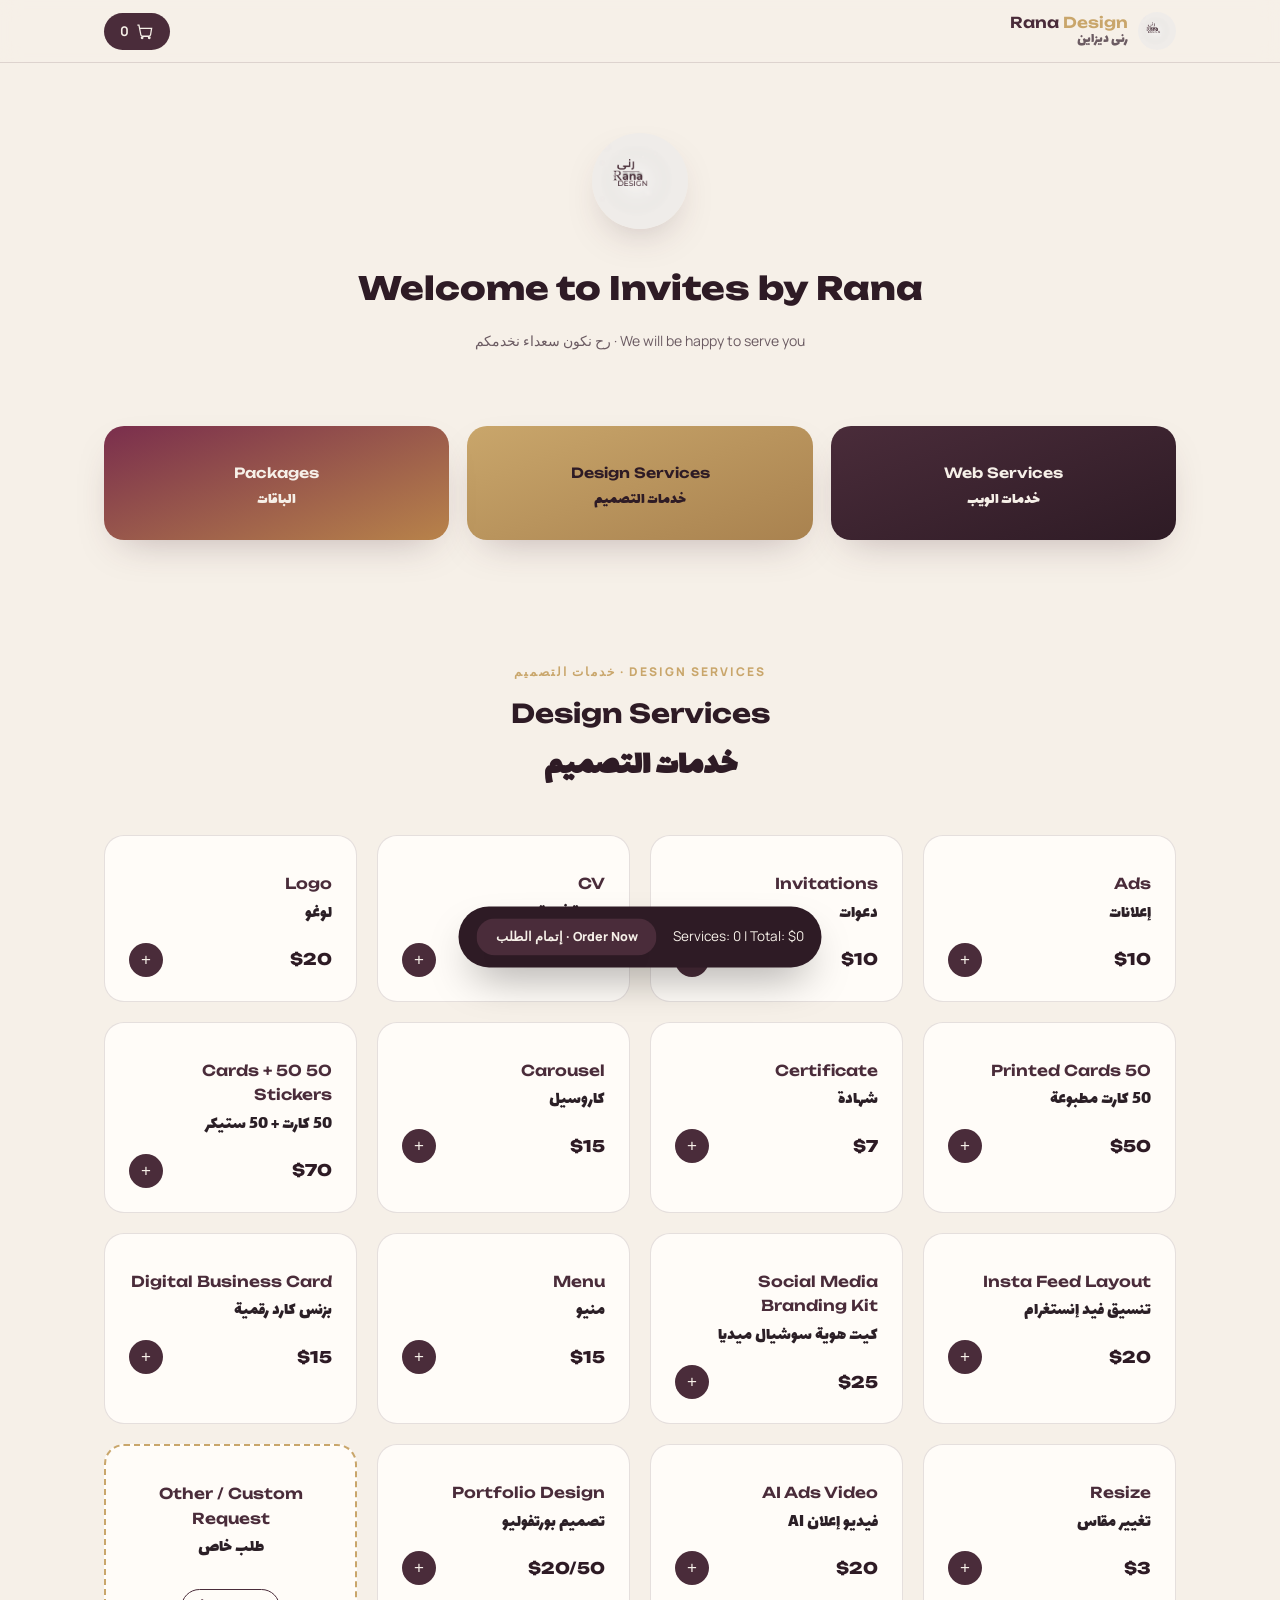
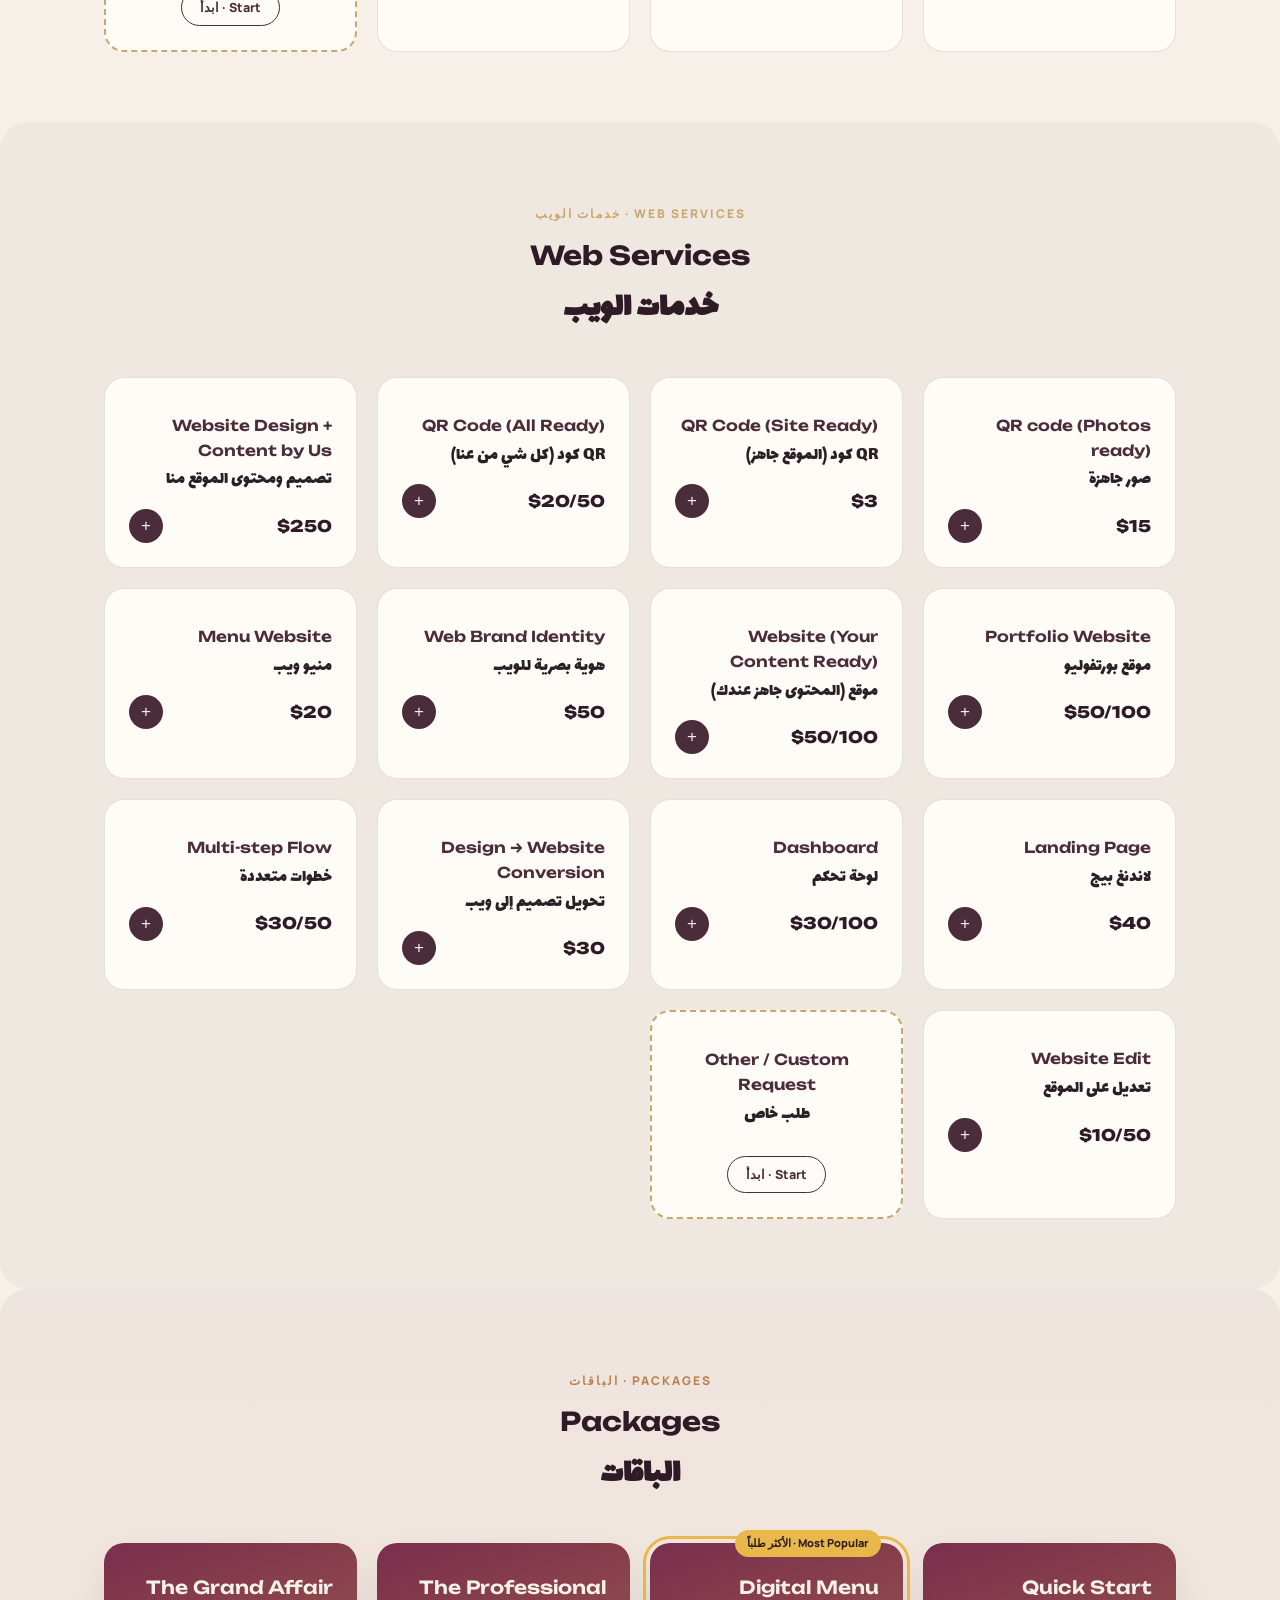
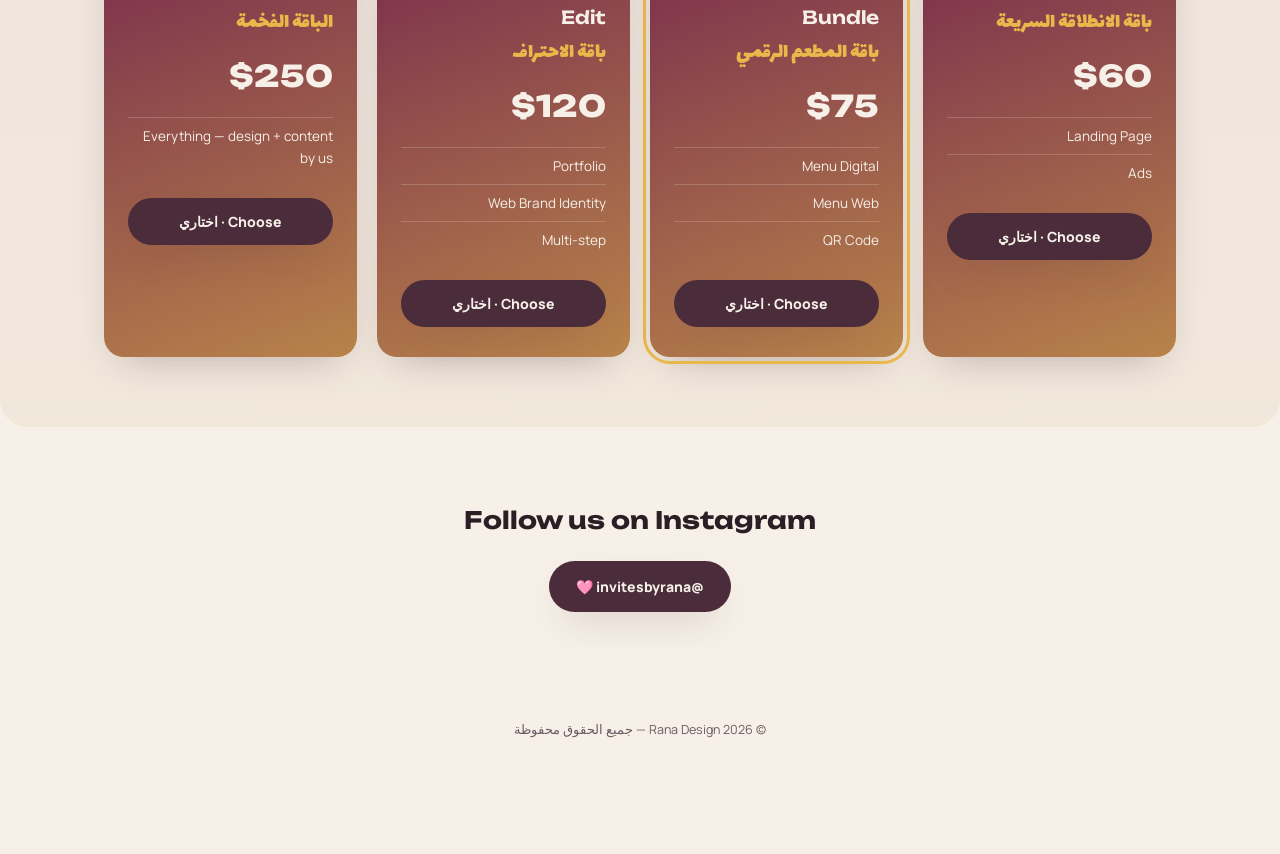
<file: index.html>
<!DOCTYPE html>
<html lang="ar" dir="rtl">
<head>
<meta charset="UTF-8">
<meta name="viewport" content="width=device-width, initial-scale=1.0">
<title>Rana Design</title>
<link rel="preconnect" href="https://fonts.googleapis.com">
<link href="https://fonts.googleapis.com/css2?family=Unbounded:wght@400;600;800&family=Manrope:wght@400;600;800&family=Lalezar&family=Tajawal:wght@400;500;700;800&display=swap" rel="stylesheet">
<link rel="stylesheet" href="style.css">
</head>
<body>

<!-- ================= SPLASH INTRO ================= -->
<div class="splash" id="splash">
  <img src="logo.png" alt="Rana Design" class="splash-logo">
  <div class="splash-text">
    <p class="splash-en">Welcome to Invites by Rana</p>
    <p class="splash-sub">We will be happy to serve you · رح نكون سعداء نخدمكم</p>
  </div>
</div>

<!-- ================= HEADER ================= -->
<header class="site-header">
  <div class="wrap header-inner">
    <div class="brand">
      <img src="logo.png" alt="logo" class="brand-logo">
      <div class="brand-text">
        <span class="brand-en">Rana <em>Design</em></span>
        <span class="brand-ar">رنى ديزاين</span>
      </div>
    </div>
    <button class="cart-btn" id="cartBtn" aria-label="cart">
      <svg viewBox="0 0 24 24" width="19" height="19" fill="none" stroke="currentColor" stroke-width="1.6"><path d="M3 4h2l2.4 12.4a2 2 0 002 1.6h8.2a2 2 0 002-1.6L21 8H6"/><circle cx="9" cy="20" r="1"/><circle cx="18" cy="20" r="1"/></svg>
      <span id="cartCount">0</span>
    </button>
  </div>
</header>

<!-- ================= HERO ================= -->
<section class="hero">
  <div class="wrap hero-inner">
    <img src="logo.png" alt="Rana Design" class="hero-logo">
    <p class="hero-en">Welcome to Invites by Rana</p>
    <p class="hero-tagline">We will be happy to serve you · رح نكون سعداء نخدمكم</p>
  </div>
</section>

<!-- ================= 3-WAY QUICK NAV ================= -->
<section class="quicknav">
  <div class="wrap quicknav-grid">
    <button class="quicknav-card qn-web" data-target="web">
      <span class="qn-icon"></span>
      <span class="qn-en">Web Services</span>
      <span class="qn-ar">خدمات الويب</span>
    </button>
    <button class="quicknav-card qn-design" data-target="designs">
      <span class="qn-icon"></span>
      <span class="qn-en">Design Services</span>
      <span class="qn-ar">خدمات التصميم</span>
    </button>
    <button class="quicknav-card qn-packages" data-target="packages">
      <span class="qn-icon"></span>
      <span class="qn-en">Packages</span>
      <span class="qn-ar">الباقات</span>
    </button>
  </div>
</section>

<!-- ================= DESIGN SERVICES ================= -->
<section class="section" id="designs">
  <div class="wrap">
    <div class="section-head">
      <p class="eyebrow">Design Services · خدمات التصميم</p>
      <h2 class="en">Design Services</h2>
      <h2 class="ar">خدمات التصميم</h2>
    </div>
    <div class="grid grid-cards" id="designsGrid"></div>
  </div>
</section>

<!-- ================= WEB SERVICES ================= -->
<section class="section section-alt" id="web">
  <div class="wrap">
    <div class="section-head">
      <p class="eyebrow">Web Services · خدمات الويب</p>
      <h2 class="en">Web Services</h2>
      <h2 class="ar">خدمات الويب</h2>
    </div>
    <div class="grid grid-cards" id="webGrid"></div>
  </div>
</section>

<!-- ================= PACKAGES ================= -->
<section class="section section-packages" id="packages">
  <div class="wrap">
    <div class="section-head packages-head">
      <p class="eyebrow eyebrow-gold">Packages · الباقات</p>
      <h2 class="en">Packages</h2>
      <h2 class="ar">الباقات</h2>
    </div>
    <div class="grid grid-packages" id="packagesGrid"></div>
  </div>
</section>

<!-- ================= INSTAGRAM CTA ================= -->
<section class="section insta-cta">
  <div class="wrap insta-inner">
    <h2 class="en">Follow us on Instagram</h2>
    <a href="https://instagram.com/invitesbyrana" target="_blank" rel="noopener" class="btn btn-primary">@invitesbyrana 🩷</a>
  </div>
</section>

<footer class="site-footer">
  <div class="wrap">
    <p>© 2026 Rana Design — جميع الحقوق محفوظة</p>
  </div>
</footer>

<!-- ================= FLOATING CART BAR ================= -->
<div class="cart-bar" id="cartBar">
  <span id="cartBarText">Services: 0 | Total: $0</span>
  <button class="btn btn-primary btn-sm" id="checkoutOpenBtn">Order Now · إتمام الطلب</button>
</div>

<!-- ================= MULTI-STEP MODAL ================= -->
<div class="modal-overlay" id="modalOverlay">
  <div class="modal">
    <button class="modal-close" id="modalClose" aria-label="close">×</button>

    <div class="modal-head">
      <h3 class="en">Complete your order</h3>
      <h3 class="ar">إتمام الطلب</h3>
    </div>

    <div class="progress-track"><div class="progress-fill" id="progressFill"></div></div>
    <div class="steps-indicator" id="stepsIndicator">
      <span class="step-dot active" data-step="1">1</span>
      <span class="step-dot" data-step="2">2</span>
      <span class="step-dot" data-step="3">3</span>
      <span class="step-dot" data-step="4">4</span>
    </div>

    <div class="step-viewport">
      <!-- STEP 1 : NAME -->
      <div class="step-panel active" data-panel="1">
        <label><span class="en">Full Name</span><span class="ar">الاسم الكامل</span></label>
        <input type="text" id="custName" placeholder="Your name · اسمك">
        <label><span class="en">Phone Number</span><span class="ar">رقم الهاتف</span></label>
        <input type="tel" id="custPhone" placeholder="03 123 456">
        <div class="step-actions"><span></span><button class="btn btn-primary" data-next="2">Next · التالي</button></div>
      </div>

      <!-- STEP 2 : DETAILS -->
      <div class="step-panel" data-panel="2">
        <label><span class="en">What do you need?</span><span class="ar">شو بدك بالضبط؟</span></label>
        <textarea id="custDetails" rows="4" placeholder="Tell me more about your order... · احكيلي أكتر عن طلبك..."></textarea>
        <div class="step-actions"><button class="btn btn-outline" data-prev="1">Back · السابق</button><button class="btn btn-primary" data-next="3">Next · التالي</button></div>
      </div>

      <!-- STEP 3 : PAYMENT -->
      <div class="step-panel" data-panel="3">
        <label><span class="en">Payment Method</span><span class="ar">طريقة الدفع</span></label>
        <div class="pay-options">
          <label class="pay-opt"><input type="radio" name="pay" value="Wish Money" checked><span>Wish Money · ويش موني</span></label>
          <label class="pay-opt"><input type="radio" name="pay" value="Cash"><span>Cash · كاش</span></label>
        </div>
        <div class="step-actions"><button class="btn btn-outline" data-prev="2">Back · السابق</button><button class="btn btn-primary" data-next="4">Next · التالي</button></div>
      </div>

      <!-- STEP 4 : CONFIRM -->
      <div class="step-panel" data-panel="4">
        <div class="confirm-box">
          <div class="confirm-check">✓</div>
          <p class="en">Your order is ready!</p>
          <p class="ar">تم تجهيز طلبك بنجاح!</p>
          <p class="confirm-sub">Tap below to send your order details via WhatsApp · اضغط تحت لإرسال التفاصيل عبر واتساب</p>
        </div>
        <div class="step-actions"><button class="btn btn-outline" data-prev="3">Back · السابق</button>
          <button class="btn btn-whatsapp" id="sendWhatsapp">Send to WhatsApp · إرسال 🚀</button>
        </div>
      </div>
    </div>
  </div>
</div>

<script src="script.js"></script>
</body>
</html>
</file>
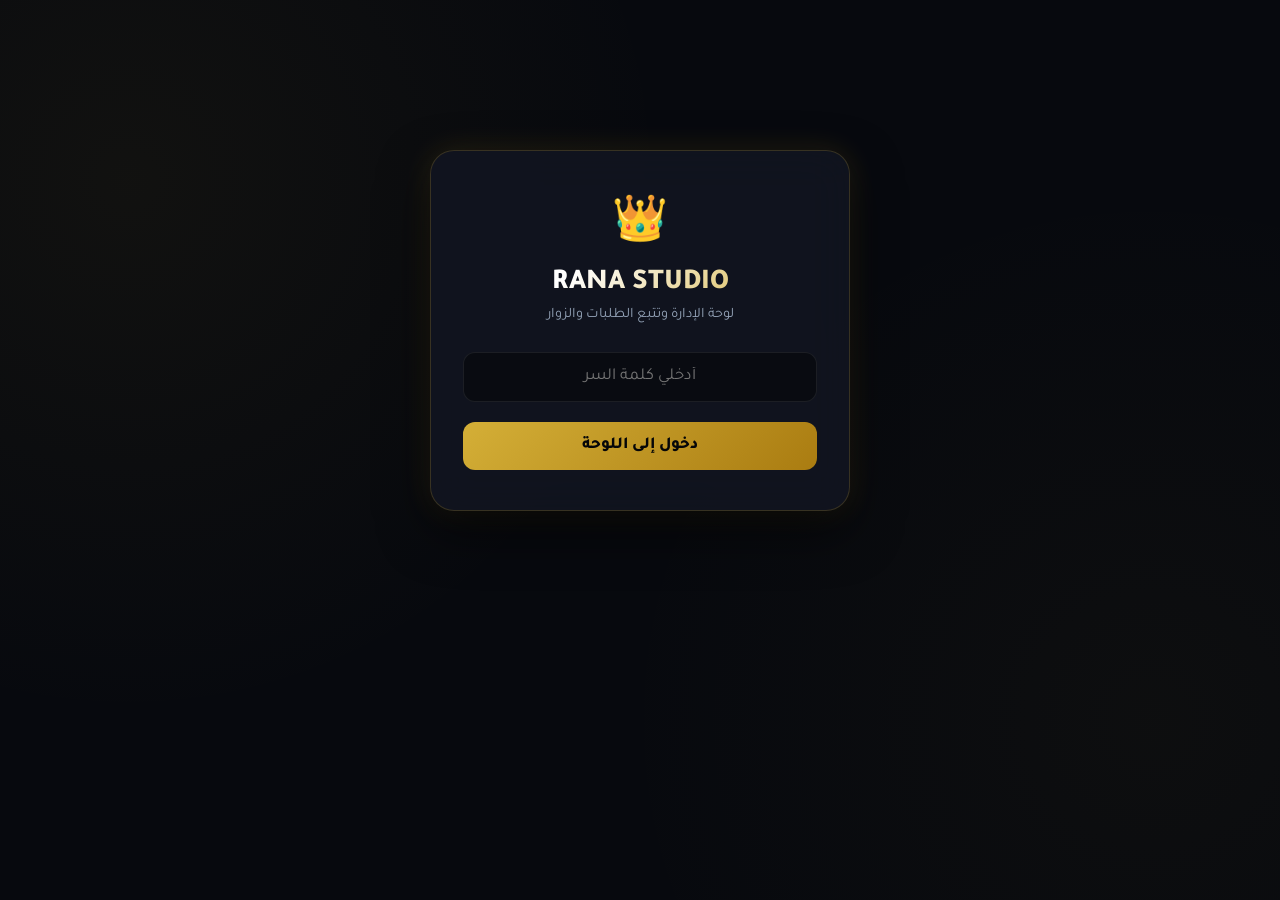
<file: admin.html>
<!DOCTYPE html>
<html lang="ar" dir="rtl">
<head>
  <meta charset="UTF-8">
  <meta name="viewport" content="width=device-width, initial-scale=1.0">
  <title>لوحة الإدارة الفاخرة | Rana Studio</title>
  <link rel="preconnect" href="https://fonts.googleapis.com">
  <link rel="preconnect" href="https://fonts.gstatic.com" crossorigin>
  <link href="https://fonts.googleapis.com/css2?family=Plus+Jakarta+Sans:wght@400;600;700&family=Tajawal:wght@400;500;700;900&display=swap" rel="stylesheet">
  <style>
    :root {
      --bg-dark: #07090e;
      --card-bg: rgba(18, 22, 34, 0.85);
      --card-border: rgba(212, 175, 55, 0.2);
      --gold: #d4af37;
      --gold-light: #f3e5ab;
      --gold-gradient: linear-gradient(135deg, #d4af37 0%, #aa7c11 100%);
      --accent-glow: rgba(212, 175, 55, 0.15);
      --text: #f8fafc;
      --text-muted: #94a3b8;
      --green: #10b981;
      --green-bg: rgba(16, 185, 129, 0.12);
      --orange: #f59e0b;
      --orange-bg: rgba(245, 158, 11, 0.12);
      --red: #ef4444;
      --red-bg: rgba(239, 68, 68, 0.12);
    }

    * { box-sizing: border-box; margin: 0; padding: 0; font-family: 'Tajawal', sans-serif; }
    body {
      background-color: var(--bg-dark);
      background-image: 
        radial-gradient(circle at 10% 20%, rgba(212, 175, 55, 0.05) 0%, transparent 40%),
        radial-gradient(circle at 90% 80%, rgba(212, 175, 55, 0.03) 0%, transparent 40%);
      color: var(--text);
      min-height: 100vh;
      display: flex;
      justify-content: center;
      padding: 30px 16px;
    }

    .container { width: 100%; max-width: 1200px; }

    #loginBox {
      max-width: 420px;
      margin: 120px auto;
      background: var(--card-bg);
      backdrop-filter: blur(20px);
      border: 1px solid var(--card-border);
      border-radius: 24px;
      padding: 40px 32px;
      text-align: center;
      box-shadow: 0 20px 50px rgba(0, 0, 0, 0.6), 0 0 30px var(--accent-glow);
    }

    .brand-title {
      font-size: 1.8rem;
      font-weight: 900;
      background: linear-gradient(135deg, #fff 30%, var(--gold) 100%);
      -webkit-background-clip: text;
      background-clip: text;
      -webkit-text-fill-color: transparent;
      margin-bottom: 6px;
    }

    .brand-sub { color: var(--text-muted); font-size: 0.9rem; margin-bottom: 28px; }

    .input-field {
      width: 100%;
      padding: 14px 18px;
      background: rgba(8, 10, 15, 0.8);
      border: 1px solid rgba(255, 255, 255, 0.08);
      border-radius: 12px;
      color: #fff;
      font-size: 1.05rem;
      margin-bottom: 20px;
      text-align: center;
      outline: none;
    }
    .input-field:focus { border-color: var(--gold); }

    .btn-gold {
      width: 100%;
      padding: 14px;
      background: var(--gold-gradient);
      color: #050608;
      font-weight: 800;
      font-size: 1.05rem;
      border: none;
      border-radius: 12px;
      cursor: pointer;
    }

    #dashboard { display: none; }

    .header-bar {
      display: flex;
      justify-content: space-between;
      align-items: center;
      background: var(--card-bg);
      backdrop-filter: blur(16px);
      border: 1px solid var(--card-border);
      padding: 20px 28px;
      border-radius: 20px;
      margin-bottom: 28px;
    }

    .btn-refresh {
      background: rgba(255, 255, 255, 0.05);
      border: 1px solid var(--card-border);
      color: var(--gold-light);
      padding: 10px 20px;
      border-radius: 12px;
      font-weight: 600;
      cursor: pointer;
    }

    .stats-container {
      display: grid;
      grid-template-columns: repeat(auto-fit, minmax(220px, 1fr));
      gap: 20px;
      margin-bottom: 28px;
    }

    .stat-box {
      background: var(--card-bg);
      border: 1px solid var(--card-border);
      padding: 24px;
      border-radius: 20px;
      position: relative;
    }
    .stat-box::before {
      content: '';
      position: absolute;
      top: 0; left: 0;
      width: 4px; height: 100%;
      background: var(--gold-gradient);
    }
    .stat-title { font-size: 0.9rem; color: var(--text-muted); margin-bottom: 10px; }
    .stat-value {
      font-size: 2.2rem;
      font-weight: 900;
      font-family: 'Plus Jakarta Sans', sans-serif;
      color: var(--gold-light);
    }

    .table-wrapper {
      background: var(--card-bg);
      backdrop-filter: blur(16px);
      border: 1px solid var(--card-border);
      border-radius: 20px;
      overflow: hidden;
      margin-bottom: 30px;
    }

    .table-header-title {
      padding: 20px 24px;
      font-size: 1.15rem;
      font-weight: 700;
      border-bottom: 1px solid rgba(255, 255, 255, 0.05);
      color: #fff;
    }

    .responsive-table { width: 100%; overflow-x: auto; }
    table { width: 100%; border-collapse: collapse; text-align: right; }
    th {
      background: rgba(10, 12, 18, 0.6);
      padding: 16px 20px;
      font-size: 0.85rem;
      color: var(--gold);
      border-bottom: 1px solid rgba(255, 255, 255, 0.05);
    }
    td { padding: 16px 20px; border-bottom: 1px solid rgba(255, 255, 255, 0.04); font-size: 0.92rem; }
    tr:hover td { background: rgba(212, 175, 55, 0.03); }

    .badge-code {
      background: rgba(212, 175, 55, 0.12);
      border: 1px solid rgba(212, 175, 55, 0.3);
      color: var(--gold-light);
      padding: 5px 10px;
      border-radius: 8px;
      font-family: 'Plus Jakarta Sans', monospace;
      font-weight: 700;
    }

    .status-select {
      background: #0d0f14;
      color: var(--gold);
      border: 1px solid rgba(212, 175, 55, 0.3);
      padding: 6px 10px;
      border-radius: 8px;
      font-weight: 700;
      outline: none;
      cursor: pointer;
    }

    .badge-ordered {
      background: var(--green-bg);
      color: var(--green);
      border: 1px solid rgba(16, 185, 129, 0.3);
      padding: 4px 10px;
      border-radius: 8px;
      font-weight: 700;
    }
    .badge-browsing {
      background: var(--red-bg);
      color: var(--red);
      border: 1px solid rgba(239, 68, 68, 0.3);
      padding: 4px 10px;
      border-radius: 8px;
      font-weight: 700;
    }
    .whatsapp-btn {
      color: var(--green);
      background: var(--green-bg);
      padding: 5px 10px;
      border-radius: 8px;
      text-decoration: none;
      font-weight: 700;
    }
  </style>
</head>
<body>

  <div class="container">
    <div id="loginBox">
      <div style="font-size: 2.8rem; margin-bottom: 12px;">👑</div>
      <h2 class="brand-title">RANA STUDIO</h2>
      <p class="brand-sub">لوحة الإدارة وتتبع الطلبات والزوار</p>
      <input type="password" id="adminPass" class="input-field" placeholder="أدخلي كلمة السر">
      <button class="btn-gold" onclick="checkAuth()">دخول إلى اللوحة</button>
    </div>

    <div id="dashboard">
      <div class="header-bar">
        <div>
          <h1 style="font-size: 1.6rem; font-weight: 800;">لوحة التحكم الشاملة ✨</h1>
          <span style="color: var(--gold); font-size: 0.9rem;">تتبع الطلبات وحركة الزوار وإدارة الحالات</span>
        </div>
        <button class="btn-refresh" onclick="loadAllData()">🔄 تحديث البيانات</button>
      </div>

      <div class="stats-container">
        <div class="stat-box">
          <div class="stat-title">إجمالي عدد الزوار</div>
          <div class="stat-value" id="totalVisits">0</div>
        </div>
        <div class="stat-box">
          <div class="stat-title">عدد الطلبات</div>
          <div class="stat-value" id="totalOrders">0</div>
        </div>
        <div class="stat-box">
          <div class="stat-title">إجمالي المبيعات المحققة</div>
          <div class="stat-value" id="totalRevenue">$0</div>
        </div>
      </div>

      <div class="table-wrapper">
        <div class="table-header-title">🛒 سجل الطلبات الواردة وإدارة الحالات</div>
        <div class="responsive-table">
          <table>
            <thead>
              <tr>
                <th>كود الطلب</th>
                <th>اسم العميل</th>
                <th>التواصل السريع</th>
                <th>المبلغ</th>
                <th>طريقة الدفع</th>
                <th>حالة الطلب</th>
                <th>الخدمات المطلوبة</th>
                <th>تاريخ الطلب</th>
              </tr>
            </thead>
            <tbody id="ordersTableBody"></tbody>
          </table>
        </div>
      </div>

      <div class="table-wrapper">
        <div class="table-header-title">👁️ سجل الزوار والأجهزة المتصلة</div>
        <div class="responsive-table">
          <table>
            <thead>
              <tr>
                <th>نوع الجهاز / الهاتف</th>
                <th>عنوان الـ IP</th>
                <th>حالة التحويل</th>
                <th>وقت وتاريخ الزيارة</th>
              </tr>
            </thead>
            <tbody id="visitsTableBody"></tbody>
          </table>
        </div>
      </div>
    </div>
  </div>

  <script>
    const SECRET_KEY = "ranaadmin2010";
    const API_BASE = "https://rana-design-api.onrender.com";

    document.getElementById("adminPass").addEventListener("keypress", (e) => {
      if (e.key === "Enter") checkAuth();
    });

    function checkAuth() {
      const pass = document.getElementById("adminPass").value;
      if (pass === SECRET_KEY) {
        document.getElementById("loginBox").style.display = "none";
        document.getElementById("dashboard").style.display = "block";
        loadAllData();
      } else {
        alert("كلمة المرور غير صحيحة!");
      }
    }

    async function loadAllData() {
      await Promise.all([loadOrders(), loadVisits()]);
    }

    async function updateStatus(refId, newStatus) {
      try {
        const res = await fetch(`${API_BASE}/api/orders/${refId}/status`, {
          method: "PATCH",
          headers: { "Content-Type": "application/json" },
          body: JSON.stringify({ status: newStatus })
        });
        const data = await res.json();
        if (!data.success) alert("فشل تحديث الحالة");
      } catch (err) {
        alert("حدث خطأ أثناء تعديل الحالة");
      }
    }

    async function loadOrders() {
      const tbody = document.getElementById("ordersTableBody");
      try {
        const res = await fetch(`${API_BASE}/api/orders`);
        const json = await res.json();

        if (!json.success || !json.data || json.data.length === 0) {
          tbody.innerHTML = '<tr><td colspan="8" style="text-align:center; padding:30px; color:var(--text-muted);">لا توجد طلبات مسجلة بعد.</td></tr>';
          document.getElementById("totalOrders").textContent = "0";
          document.getElementById("totalRevenue").textContent = "$0";
          return;
        }

        const orders = json.data;
        document.getElementById("totalOrders").textContent = orders.length;

        const totalMoney = orders.reduce((sum, o) => sum + (Number(o.total_price) || 0), 0);
        document.getElementById("totalRevenue").textContent = "$" + totalMoney;

        tbody.innerHTML = orders.map(o => {
          let servicesFormatted = o.services;
          try {
            const parsed = JSON.parse(o.services);
            if (Array.isArray(parsed)) servicesFormatted = parsed.map(i => i.en || i.ar).join(" • ");
          } catch(e) {}

          const date = new Date(o.created_at).toLocaleString("ar-LB", { dateStyle: 'short', timeStyle: 'short' });
          const cleanPhone = o.phone.replace(/[^0-9]/g, '');

          return `
            <tr>
              <td><span class="badge-code">${o.reference_id || 'N/A'}</span></td>
              <td style="font-weight:700; color:#fff;">${o.customer_name}</td>
              <td><a class="whatsapp-btn" href="https://wa.me/${cleanPhone}" target="_blank">💬 ${o.phone}</a></td>
              <td style="color:var(--gold-light); font-weight:700;">$${o.total_price}</td>
              <td>${o.payment_method || 'Cash'}</td>
              <td>
                <select class="status-select" onchange="updateStatus('${o.reference_id}', this.value)">
                  <option value="Pending" ${o.status === 'Pending' ? 'selected' : ''}>⏳ قيد الانتظار</option>
                  <option value="In Progress" ${o.status === 'In Progress' ? 'selected' : ''}>⚙️ جاري العمل</option>
                  <option value="Completed" ${o.status === 'Completed' ? 'selected' : ''}>✅ مكتمل</option>
                  <option value="Cancelled" ${o.status === 'Cancelled' ? 'selected' : ''}>❌ ملغي</option>
                </select>
              </td>
              <td style="color:var(--text-muted); font-size:0.85rem; max-width:230px;">${servicesFormatted}</td>
              <td style="color:var(--text-muted); font-size:0.85rem;">${date}</td>
            </tr>
          `;
        }).join("");
      } catch (error) {
        tbody.innerHTML = '<tr><td colspan="8" style="text-align:center; color:#ef4444; padding:20px;">فشل الاتصال بالسيرفر!</td></tr>';
      }
    }

    async function loadVisits() {
      const tbody = document.getElementById("visitsTableBody");
      try {
        const res = await fetch(`${API_BASE}/api/visits`);
        const json = await res.json();

        if (!json.success || !json.data || json.data.length === 0) {
          tbody.innerHTML = '<tr><td colspan="4" style="text-align:center; padding:30px; color:var(--text-muted);">لا توجد زيارات مسجلة بعد.</td></tr>';
          document.getElementById("totalVisits").textContent = "0";
          return;
        }

        const visits = json.data;
        document.getElementById("totalVisits").textContent = visits.length;

        tbody.innerHTML = visits.map(v => {
          const date = new Date(v.visited_at).toLocaleString("ar-LB", { 
            weekday: 'short',
            month: 'short', 
            day: 'numeric', 
            hour: '2-digit', 
            minute: '2-digit' 
          });

          const statusBadge = v.has_ordered === 1
            ? '<span class="badge-ordered">✓ قام بالطلب</span>'
            : '<span class="badge-browsing">تصفح فقط</span>';

          return `
            <tr>
              <td style="font-weight:700; color:#fff;">${v.device_type}</td>
              <td style="font-family:monospace; color:var(--text-muted);">${v.ip_address}</td>
              <td>${statusBadge}</td>
              <td style="color:var(--text-muted); font-size:0.85rem;">${date}</td>
            </tr>
          `;
        }).join("");
      } catch (error) {
        tbody.innerHTML = '<tr><td colspan="4" style="text-align:center; color:#ef4444; padding:20px;">فشل جلب الزيارات.</td></tr>';
      }
    }
  </script>
</body>
</html>
</file>
<file: style.css>
/* ============================================================
   DESIGN TOKENS
   ============================================================ */
:root {
  --plum: #4A2C3A;
  --plum-deep: #2E1B25;
  --cream: #F6F0E8;          /* single background for the whole site */
  --cream-card: #FFFCF8;
  --gold: #C9A66B;
  --gold-bright: #E8B84B;
  --ink: #2B1F26;
  --ink-soft: #6B5B62;
  --line: rgba(74, 44, 58, 0.14);

  /* packages get a jewel-tone identity, distinct from web/design */
  --pkg-a: #7A2E4D;
  --pkg-b: #B8834A;

  --font-en-display: 'Unbounded', sans-serif;
  --font-ar-display: 'Lalezar', sans-serif;
  --font-en-body: 'Manrope', sans-serif;
  --font-ar-body: 'Tajawal', sans-serif;

  --radius: 20px;
  --shadow: 0 16px 40px -18px rgba(74, 44, 58, 0.35);
}

* { box-sizing: border-box; }
html { scroll-behavior: smooth; }

body {
  margin: 0;
  background: var(--cream);
  color: var(--ink);
  font-family: var(--font-ar-body), var(--font-en-body);
  line-height: 1.65;
  -webkit-font-smoothing: antialiased;
  overflow-x: hidden;
}

.wrap { max-width: 1120px; margin: 0 auto; padding: 0 24px; }

/* dual language helper: EN styled with EN display font, AR with AR display font */
.en { font-family: var(--font-en-display); }
.ar { font-family: var(--font-ar-display); }

/* ============================================================
   SPLASH INTRO ANIMATION
   ============================================================ */
.splash {
  position: fixed; inset: 0; z-index: 999;
  background: radial-gradient(circle at 50% 40%, var(--plum) 0%, var(--plum-deep) 100%);
  display: flex; flex-direction: column; align-items: center; justify-content: center;
  gap: 28px;
  animation: splashOut 0.8s ease 2.6s forwards;
}
.splash-logo {
  width: 120px; height: 120px; object-fit: contain;
  border-radius: 50%;
  background: var(--cream);
  padding: 14px;
  animation: splashLogoIn 1s cubic-bezier(.2,.9,.3,1.3) both;
  box-shadow: 0 0 0 8px rgba(201,166,107,0.15);
}
.splash-text { text-align: center; }
.splash-en {
  font-family: var(--font-en-display); font-weight: 600; font-size: 22px;
  color: var(--cream); margin: 0 0 8px;
  opacity: 0; animation: splashTextIn .8s ease .6s forwards;
}
.splash-ar {
  font-family: var(--font-ar-display); font-size: 28px;
  color: var(--gold-bright); margin: 0 0 10px;
  opacity: 0; animation: splashTextIn .8s ease .9s forwards;
}
.splash-sub {
  font-family: var(--font-en-body); font-size: 13px; letter-spacing: 0.5px;
  color: rgba(246,240,232,0.75); margin: 0;
  opacity: 0; animation: splashTextIn .8s ease 1.2s forwards;
}
@keyframes splashLogoIn { from { opacity: 0; transform: scale(.4) rotate(-15deg);} to { opacity: 1; transform: scale(1) rotate(0);} }
@keyframes splashTextIn { from { opacity: 0; transform: translateY(14px);} to { opacity: 1; transform: translateY(0);} }
@keyframes splashOut { to { opacity: 0; visibility: hidden; pointer-events: none; } }

/* ============================================================
   HEADER
   ============================================================ */
.site-header {
  position: sticky; top: 0; z-index: 40;
  background: rgba(246,240,232,0.88);
  backdrop-filter: blur(10px);
  border-bottom: 1px solid var(--line);
}
.header-inner { display: flex; align-items: center; justify-content: space-between; padding: 12px 24px; }
.brand { display: flex; align-items: center; gap: 10px; }
.brand-logo { width: 38px; height: 38px; border-radius: 50%; object-fit: cover; }
.brand-text { display: flex; flex-direction: column; line-height: 1.1; }
.brand-en { font-family: var(--font-en-display); font-weight: 600; font-size: 15px; color: var(--plum); }
.brand-en em { font-style: normal; color: var(--gold); }
.brand-ar { font-family: var(--font-ar-display); font-size: 14px; color: var(--ink-soft); }

.cart-btn {
  display: flex; align-items: center; gap: 6px;
  background: var(--plum); color: var(--cream);
  border: none; border-radius: 999px; padding: 9px 16px; cursor: pointer;
  font-family: var(--font-en-body); font-weight: 700;
  transition: transform .15s ease;
}
.cart-btn:hover { transform: translateY(-2px); }

/* ============================================================
   HERO
   ============================================================ */
.hero { padding: 70px 0 50px; text-align: center; }
.hero-logo {
  width: 96px; height: 96px; border-radius: 50%; object-fit: cover;
  margin-bottom: 22px; box-shadow: var(--shadow);
  animation: floatY 4s ease-in-out infinite;
}
@keyframes floatY { 0%,100% { transform: translateY(0);} 50% { transform: translateY(-8px);} }
.hero-en { font-family: var(--font-en-display); font-weight: 800; font-size: clamp(22px,3.4vw,32px); color: var(--plum-deep); margin: 0 0 6px; }
.hero-ar { font-family: var(--font-ar-display); font-size: clamp(28px,4.4vw,44px); color: var(--gold); margin: 0 0 14px; }
.hero-tagline { font-family: var(--font-en-body); color: var(--ink-soft); font-size: 14px; }

/* ============================================================
   QUICK NAV (3-way)
   ============================================================ */
.quicknav { padding: 10px 0 40px; }
.quicknav-grid { display: grid; grid-template-columns: repeat(3, 1fr); gap: 18px; }
.quicknav-card {
  border: none; cursor: pointer;
  border-radius: var(--radius);
  padding: 28px 16px;
  display: flex; flex-direction: column; align-items: center; gap: 6px;
  font-family: var(--font-en-body);
  transition: transform .2s ease, box-shadow .2s ease;
  box-shadow: var(--shadow);
}
.quicknav-card:hover { transform: translateY(-6px) scale(1.02); }
.qn-icon { font-size: 30px; margin-bottom: 4px; }
.qn-en { font-family: var(--font-en-display); font-weight: 600; font-size: 14px; }
.qn-ar { font-family: var(--font-ar-display); font-size: 16px; }
.qn-web { background: linear-gradient(160deg, var(--plum), var(--plum-deep)); color: var(--cream); }
.qn-design { background: linear-gradient(160deg, var(--gold), #a9824f); color: var(--plum-deep); }
.qn-packages { background: linear-gradient(160deg, var(--pkg-a), var(--pkg-b)); color: var(--cream); }

.section-flash { animation: flashHighlight 1s ease; }
@keyframes flashHighlight {
  0% { box-shadow: 0 0 0 0 rgba(201,166,107,0.5); }
  50% { box-shadow: 0 0 0 14px rgba(201,166,107,0); }
  100% { box-shadow: 0 0 0 0 rgba(201,166,107,0); }
}

/* ============================================================
   SECTIONS
   ============================================================ */
.section { padding: 70px 0; border-radius: 28px; }
.section-alt { background: rgba(74,44,58,0.04); }
.section-head { text-align: center; max-width: 560px; margin: 0 auto 40px; }
.eyebrow { font-family: var(--font-en-body); color: var(--gold); font-weight: 800; letter-spacing: 2px; font-size: 12px; text-transform: uppercase; margin-bottom: 10px; }
.eyebrow-gold { color: var(--pkg-b); }
.section-head h2.en { font-size: clamp(20px,3vw,26px); color: var(--plum-deep); margin: 4px 0; }
.section-head h2.ar { font-size: clamp(26px,4vw,34px); color: var(--plum-deep); margin: 0; }

/* scroll reveal */
.reveal { opacity: 0; transform: translateY(24px); transition: opacity .6s ease, transform .6s ease; }
.reveal.visible { opacity: 1; transform: translateY(0); }

/* ============================================================
   CARDS (designs / web)
   ============================================================ */
.grid { display: grid; gap: 20px; }
.grid-cards { grid-template-columns: repeat(auto-fit, minmax(230px, 1fr)); }
.card {
  background: var(--cream-card);
  border: 1px solid var(--line);
  border-radius: var(--radius);
  padding: 24px;
  transition: transform .2s ease, box-shadow .2s ease;
}
.card:hover { transform: translateY(-5px); box-shadow: var(--shadow); }
.card-icon { font-size: 24px; margin-bottom: 12px; }
.card-name-en { font-family: var(--font-en-display); font-weight: 600; font-size: 15px; color: var(--plum); display: block; }
.card-name-ar { font-family: var(--font-ar-display); font-size: 18px; color: var(--ink); display: block; margin: 2px 0 14px; }
.card-foot { display: flex; align-items: center; justify-content: space-between; gap: 10px; }
.card-price { font-weight: 800; color: var(--plum-deep); font-family: var(--font-en-display); font-size: 16px; white-space: nowrap; }
.card-price-input {
  width: 64px; padding: 6px 8px; border-radius: 8px; border: 1px solid var(--line);
  font-family: var(--font-en-body); font-size: 13px; text-align: center;
}
.card-add {
  background: var(--plum); color: var(--cream);
  border: none; border-radius: 999px; width: 34px; height: 34px; font-size: 17px; cursor: pointer;
  transition: transform .15s ease;
}
.card-add:hover { transform: scale(1.12); }
.card-add.added { background: var(--olive, #7A8B6F); animation: popIn .3s ease; }
@keyframes popIn { 0% { transform: scale(1);} 50% { transform: scale(1.35);} 100% { transform: scale(1);} }

/* ============================================================
   PACKAGES — distinct, eye-catching identity
   ============================================================ */
.section-packages { background: linear-gradient(180deg, rgba(122,46,77,0.06), rgba(184,131,74,0.08)); }
.grid-packages { grid-template-columns: repeat(auto-fit, minmax(250px, 1fr)); }
.package {
  background: linear-gradient(160deg, var(--pkg-a), var(--pkg-b));
  color: var(--cream);
  border-radius: var(--radius);
  padding: 30px 24px;
  position: relative;
  box-shadow: var(--shadow);
  transition: transform .2s ease;
}
.package:hover { transform: translateY(-6px); }
.package.featured { outline: 3px solid var(--gold-bright); outline-offset: 4px; }
.package .badge {
  position: absolute; top: -13px; inset-inline-start: 22px;
  background: var(--gold-bright); color: var(--plum-deep);
  font-family: var(--font-en-body);
  font-size: 11px; font-weight: 800; padding: 4px 12px; border-radius: 999px;
}
.package .pkg-name-en { font-family: var(--font-en-display); font-weight: 600; font-size: 18px; display: block; }
.package .pkg-name-ar { font-family: var(--font-ar-display); font-size: 22px; display: block; margin: 2px 0 10px; color: var(--gold-bright); }
.package .price { font-size: 30px; font-family: var(--font-en-display); font-weight: 800; margin: 10px 0 16px; }
.package ul { list-style: none; padding: 0; margin: 0 0 22px; }
.package li { padding: 7px 0; font-size: 13.5px; border-top: 1px solid rgba(255,255,255,0.18); font-family: var(--font-en-body); }
.package .btn { width: 100%; text-align: center; }

/* ============================================================
   BUTTONS
   ============================================================ */
.btn {
  display: inline-block; padding: 13px 26px; border-radius: 999px;
  font-family: var(--font-en-body); font-weight: 800; font-size: 14px;
  text-decoration: none; cursor: pointer; border: 1px solid transparent;
  transition: transform .15s ease, box-shadow .15s ease;
}
.btn:hover { transform: translateY(-2px); }
.btn-primary { background: var(--plum); color: var(--cream); box-shadow: var(--shadow); }
.btn-outline { background: transparent; color: var(--plum); border-color: var(--plum); }
.btn-whatsapp { background: #4c8c5a; color: white; }
.btn-sm { padding: 9px 18px; font-size: 12.5px; }

/* ============================================================
   INSTAGRAM CTA
   ============================================================ */
.insta-cta { text-align: center; }
.insta-cta h2.en { margin-top: 4px; }
.insta-cta h2.ar { margin-bottom: 18px; }

.site-footer { padding: 26px 0 100px; text-align: center; color: var(--ink-soft); font-size: 12.5px; font-family: var(--font-en-body); }

/* ============================================================
   FLOATING CART BAR
   ============================================================ */
.cart-bar {
  position: fixed; bottom: 18px; left: 50%;
  transform: translateX(-50%) translateY(140%);
  background: var(--plum-deep); color: var(--cream);
  padding: 12px 18px; border-radius: 999px;
  display: flex; align-items: center; gap: 16px;
  box-shadow: 0 20px 44px -14px rgba(0,0,0,0.4);
  z-index: 30; transition: transform .35s cubic-bezier(.2,.9,.3,1.3);
  font-family: var(--font-en-body); font-size: 13.5px;
}
.cart-bar.visible { transform: translateX(-50%) translateY(0); }

/* ============================================================
   MULTI-STEP MODAL
   ============================================================ */
.modal-overlay {
  position: fixed; inset: 0; background: rgba(46,27,37,0.6);
  display: flex; align-items: center; justify-content: center; z-index: 60;
  opacity: 0; pointer-events: none; transition: opacity .25s ease;
}
.modal-overlay.open { opacity: 1; pointer-events: auto; }
.modal {
  background: var(--cream-card);
  border-radius: 24px; padding: 32px;
  width: 92%; max-width: 460px; max-height: 88vh; overflow-y: auto;
  position: relative;
  transform: scale(.9) translateY(20px); opacity: 0;
  transition: transform .3s cubic-bezier(.2,.9,.3,1.3), opacity .3s ease;
}
.modal-overlay.open .modal { transform: scale(1) translateY(0); opacity: 1; }
.modal-close { position: absolute; top: 16px; inset-inline-end: 18px; background: none; border: none; font-size: 24px; cursor: pointer; color: var(--ink-soft); }
.modal-head { text-align: center; margin-bottom: 20px; }
.modal-head h3.en { font-size: 17px; color: var(--plum-deep); margin: 0; }
.modal-head h3.ar { font-size: 20px; color: var(--gold); margin: 2px 0 0; }

.progress-track { height: 4px; background: var(--line); border-radius: 999px; margin-bottom: 14px; overflow: hidden; }
.progress-fill { height: 100%; width: 25%; background: linear-gradient(90deg, var(--gold), var(--pkg-a)); transition: width .4s ease; }

.steps-indicator { display: flex; justify-content: center; gap: 10px; margin-bottom: 26px; }
.step-dot {
  width: 28px; height: 28px; border-radius: 50%;
  display: flex; align-items: center; justify-content: center;
  background: var(--line); color: var(--ink-soft); font-size: 12px; font-weight: 800;
  font-family: var(--font-en-body);
  transition: background .3s ease, color .3s ease, transform .3s ease;
}
.step-dot.active { background: var(--plum); color: var(--cream); transform: scale(1.12); }

.step-viewport { position: relative; overflow: hidden; }
.step-panel {
  display: none;
  animation: stepIn .4s cubic-bezier(.2,.9,.3,1.1);
}
.step-panel.active { display: block; }
@keyframes stepIn { from { opacity: 0; transform: translateX(18px); } to { opacity: 1; transform: translateX(0); } }

.step-panel label { display: flex; gap: 6px; font-size: 12.5px; font-weight: 800; color: var(--plum); margin: 14px 0 6px; font-family: var(--font-en-body); }
.step-panel label .ar { font-family: var(--font-ar-display); font-weight: 400; font-size: 14px; color: var(--ink-soft); }
.step-panel input, .step-panel textarea {
  width: 100%; padding: 12px 14px; border-radius: 12px; border: 1px solid var(--line);
  background: white; font-family: var(--font-en-body); font-size: 14px;
  transition: box-shadow .2s ease;
}
.step-panel input:focus, .step-panel textarea:focus { outline: none; box-shadow: 0 0 0 3px rgba(201,166,107,0.3); }

.pay-options { display: flex; flex-direction: column; gap: 10px; }
.pay-opt { display: flex; align-items: center; gap: 8px; font-size: 13.5px; font-weight: 600; border: 1px solid var(--line); border-radius: 12px; padding: 12px 14px; font-family: var(--font-en-body); cursor: pointer; }

.step-actions { display: flex; justify-content: space-between; margin-top: 22px; }

.confirm-box { text-align: center; padding: 10px 0 20px; }
.confirm-check {
  width: 60px; height: 60px; border-radius: 50%;
  background: #4c8c5a; color: white; font-size: 28px;
  display: flex; align-items: center; justify-content: center;
  margin: 0 auto 16px;
  animation: checkPop .5s cubic-bezier(.2,.9,.3,1.4), pulseRing 1.8s ease-in-out infinite .5s;
}
@keyframes checkPop { from { transform: scale(0); opacity: 0; } to { transform: scale(1); opacity: 1; } }
@keyframes pulseRing { 0%,100% { box-shadow: 0 0 0 0 rgba(76,140,90,0.35); } 50% { box-shadow: 0 0 0 10px rgba(76,140,90,0); } }
.confirm-box p.en { font-size: 16px; font-weight: 700; color: var(--plum); margin: 0; }
.confirm-box p.ar { font-size: 19px; color: var(--gold); margin: 2px 0 10px; }
.confirm-sub { color: var(--ink-soft); font-size: 12.5px; font-family: var(--font-en-body); }

/* ============================================================
   RESPONSIVE
   ============================================================ */
@media (max-width: 720px) {
  .quicknav-grid { grid-template-columns: 1fr; }
  .header-inner { padding: 12px 16px; }
  .section { padding: 50px 0; }
  .hero { padding: 50px 0 34px; }
}
</file>
